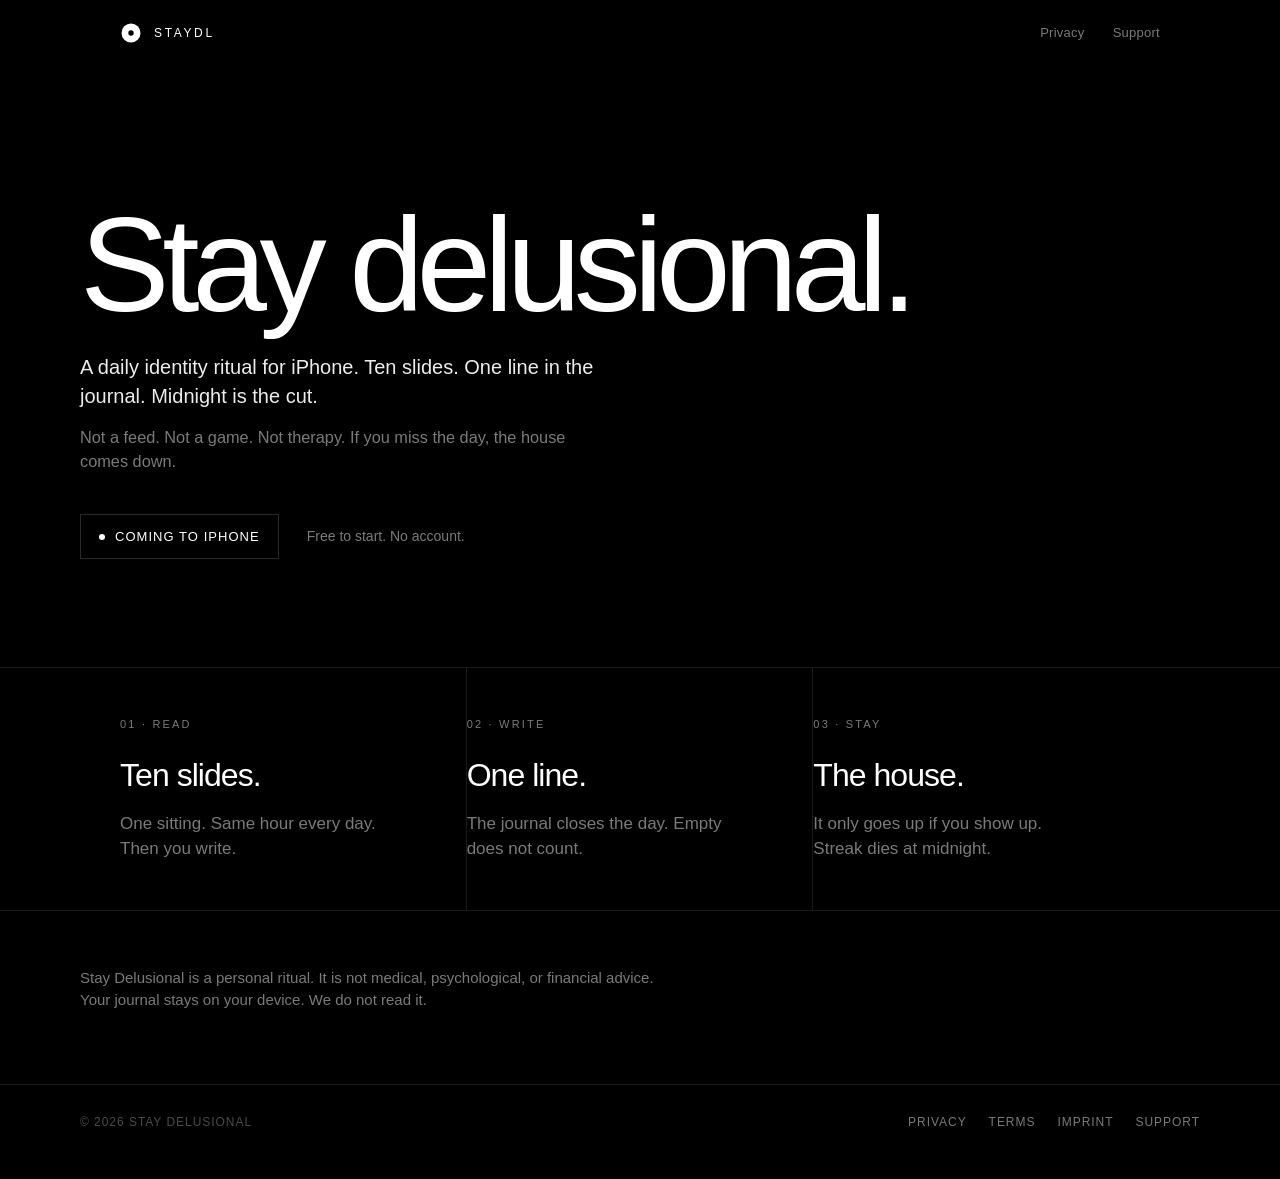
<file: index.html>
<!DOCTYPE html>
<html lang="en">
<head>
  <meta charset="utf-8" />
  <meta name="viewport" content="width=device-width, initial-scale=1, viewport-fit=cover" />
  <meta name="theme-color" content="#000000" />
  <title>Stay Delusional</title>
  <meta name="description" content="A daily identity ritual for iPhone. Read. Write. Keep the streak. The house only goes up if you do." />
  <meta name="robots" content="index, follow" />
  <meta property="og:title" content="Stay Delusional" />
  <meta property="og:description" content="A daily identity ritual for iPhone." />
  <meta property="og:type" content="website" />
  <link rel="icon" href="favicon.svg" />
  <link rel="stylesheet" href="styles.css" />
</head>
<body>
  <header class="nav">
    <a class="brand" href="./">
      <svg class="mark" viewBox="0 0 22 22" aria-hidden="true">
        <circle cx="11" cy="11" r="9.5" fill="#fff"/>
        <circle cx="11" cy="11" r="2.7" fill="#000"/>
      </svg>
      STAYDL
    </a>
    <nav class="nav-links">
      <a href="privacy/">Privacy</a>
      <a href="support/">Support</a>
    </nav>
  </header>

  <main>
    <section class="hero wrap">
      <h1>Stay delusional.</h1>
      <p class="lead">A daily identity ritual for iPhone. Ten slides. One line in the journal. Midnight is the cut.</p>
      <p class="sub">Not a feed. Not a game. Not therapy. If you miss the day, the house comes down.</p>
      <div class="cta">
        <span class="pill"><span class="dot"></span> Coming to iPhone</span>
        <span class="cta-note">Free to start. No account.</span>
      </div>
    </section>

    <hr class="rule" />

    <section class="wrap grid">
      <article class="cell">
        <p class="num">01 · Read</p>
        <h2>Ten slides.</h2>
        <p>One sitting. Same hour every day. Then you write.</p>
      </article>
      <article class="cell">
        <p class="num">02 · Write</p>
        <h2>One line.</h2>
        <p>The journal closes the day. Empty does not count.</p>
      </article>
      <article class="cell">
        <p class="num">03 · Stay</p>
        <h2>The house.</h2>
        <p>It only goes up if you show up. Streak dies at midnight.</p>
      </article>
    </section>

    <hr class="rule" />

    <section class="wrap aside">
      <p>Stay Delusional is a personal ritual. It is not medical, psychological, or financial advice. Your journal stays on your device. We do not read it.</p>
    </section>
  </main>

  <hr class="rule" />

  <footer class="wrap site-foot">
    <span>© 2026 Stay Delusional</span>
    <nav>
      <a href="privacy/">Privacy</a>
      <a href="terms/">Terms</a>
      <a href="imprint/">Imprint</a>
      <a href="support/">Support</a>
    </nav>
  </footer>
</body>
</html>
</file>
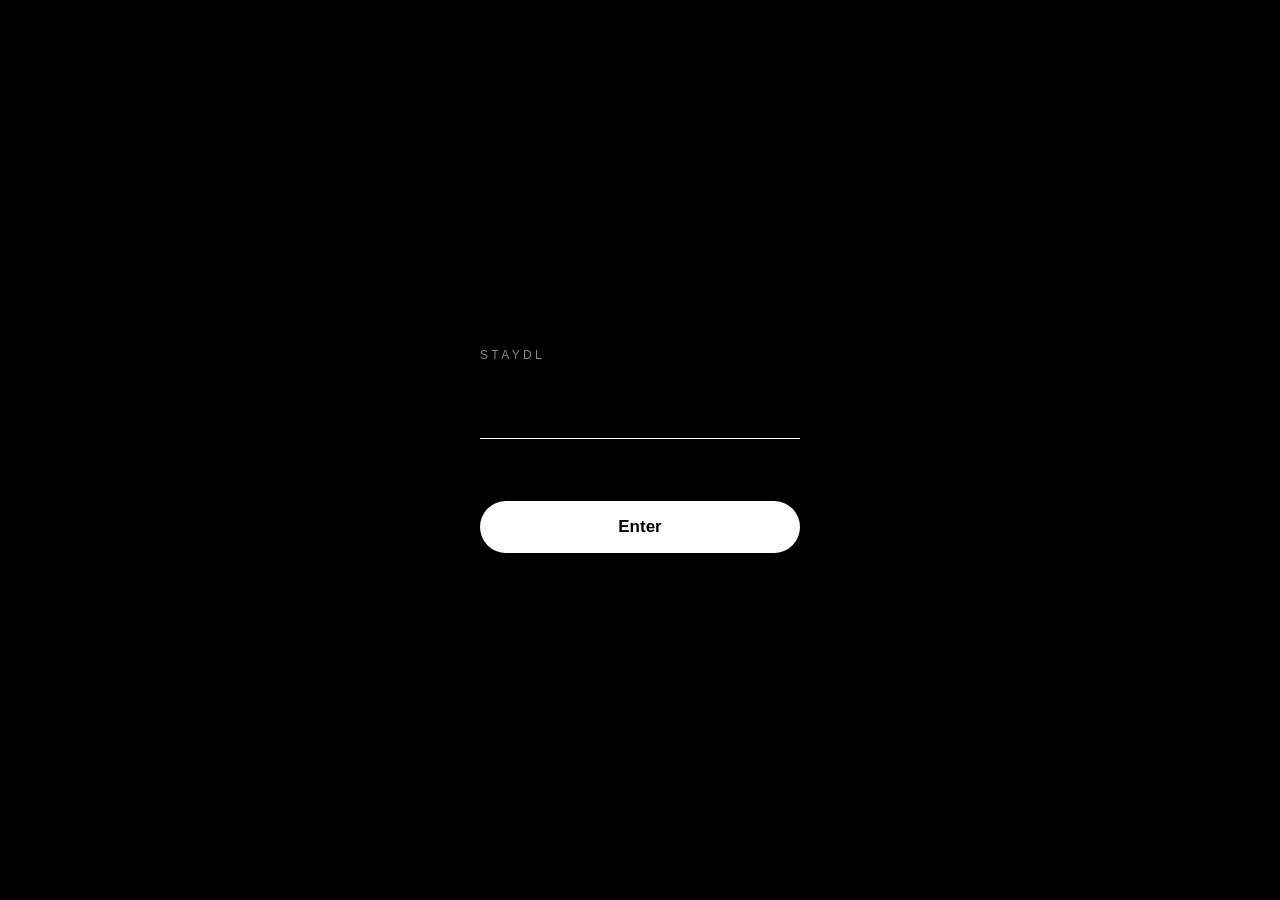
<file: dashboard/index.html>
<!DOCTYPE html>
<html lang="en">
<head>
  <meta charset="utf-8" />
  <meta name="viewport" content="width=device-width, initial-scale=1" />
  <title>STAYDL · Metrics</title>
  <meta name="robots" content="noindex, nofollow" />
  <style>
    :root { color-scheme: dark; }
    * { box-sizing: border-box; }
    body {
      margin: 0;
      background: #000;
      color: #fff;
      font-family: "SF Pro Text", "SF Pro Display", -apple-system, BlinkMacSystemFont, "Segoe UI", Helvetica, Arial, sans-serif;
      -webkit-font-smoothing: antidiased;
      padding: 28px 24px 64px;
    }
    h1 {
      font-size: 13px;
      letter-spacing: 0.22em;
      font-weight: 500;
      color: #888;
      margin: 0 0 28px;
    }
    .grid {
      display: grid;
      grid-template-columns: repeat(4, minmax(0, 1fr));
      gap: 16px;
      margin-bottom: 36px;
    }
    @media (max-width: 860px) { .grid { grid-template-columns: repeat(2, 1fr); } }
    .stat .k {
      font-size: 11px;
      letter-spacing: 0.18em;
      color: #666;
    }
    .stat .v {
      font-size: 32px;
      font-weight: 600;
      letter-spacing: -0.04em;
      margin-top: 6px;
    }
    table { width: 100%; border-collapse: collapse; font-size: 14px; }
    th {
      text-align: left;
      font-size: 11px;
      letter-spacing: 0.16em;
      color: #666;
      font-weight: 500;
      padding: 10px 8px;
      border-bottom: 1px solid #1a1a1a;
    }
    td { padding: 10px 8px; border-bottom: 1px solid #141414; }
    .mute { color: #888; }
    .bad { color: #c9c9c9; }
    h2 {
      font-size: 11px;
      letter-spacing: 0.18em;
      color: #666;
      font-weight: 500;
      margin: 36px 0 10px;
    }
    .empty { color: #555; padding: 24px 0; }
    .bar {
      display: flex;
      align-items: center;
      gap: 12px;
      padding: 8px 0;
    }
    .bar .label { width: 140px; font-size: 13px; }
    .bar .track {
      flex: 1;
      height: 8px;
      background: #141414;
      position: relative;
    }
    .bar .fill {
      position: absolute;
      inset: 0 auto 0 0;
      background: #fff;
    }
    .bar .n { width: 110px; text-align: right; font-size: 13px; color: #888; }
    .slides { display: grid; grid-template-columns: repeat(10, 1fr); gap: 8px; margin-top: 8px; }
    .slide {
      text-align: center;
    }
    .slide .col {
      height: 88px;
      background: #141414;
      display: flex;
      align-items: flex-end;
    }
    .slide .col > i {
      display: block;
      width: 100%;
      background: #fff;
    }
    .slide .k { font-size: 11px; color: #666; margin-top: 6px; letter-spacing: 0.08em; }
    .note { font-size: 12px; color: #555; margin-top: 8px; max-width: 640px; line-height: 1.45; }
    #gate {
      position: fixed;
      inset: 0;
      background: #000;
      display: flex;
      align-items: center;
      justify-content: center;
      z-index: 20;
    }
    #gate[hidden] { display: none; }
    #gate form {
      width: min(320px, calc(100vw - 48px));
    }
    #gate .mark {
      font-size: 12px;
      letter-spacing: 0.28em;
      color: #888;
      margin-bottom: 28px;
    }
    #gate input {
      width: 100%;
      background: transparent;
      border: 0;
      border-bottom: 1.5px solid #fff;
      color: #fff;
      font-size: 22px;
      font-weight: 600;
      padding: 10px 0 12px;
      outline: none;
    }
    #gate button {
      margin-top: 28px;
      width: 100%;
      border: 0;
      border-radius: 999px;
      background: #fff;
      color: #000;
      font-size: 17px;
      font-weight: 600;
      padding: 16px 0;
      cursor: pointer;
    }
    #gate .err { color: #666; font-size: 13px; min-height: 20px; margin-top: 14px; }
    #app[hidden] { display: none; }
  </style>
</head>
<body>
  <div id="gate">
    <form id="gateForm" autocomplete="off">
      <div class="mark">STAYDL</div>
      <input id="gatePass" type="password" autofocus />
      <div class="err" id="gateErr"></div>
      <button type="submit">Enter</button>
    </form>
  </div>
  <div id="app" hidden>
  <h1>STAYDL / LIVE</h1>
  <div class="grid">
    <div class="stat"><div class="k">INSTALLS</div><div class="v" id="installs">—</div></div>
    <div class="stat"><div class="k">OPENS</div><div class="v" id="opens">—</div></div>
    <div class="stat"><div class="k">DAY DONE</div><div class="v" id="days">—</div></div>
    <div class="stat"><div class="k">STUCK</div><div class="v" id="stuck">—</div></div>
  </div>
  <div class="grid">
    <div class="stat"><div class="k">GUIDE FINISH</div><div class="v" id="guideRate">—</div></div>
    <div class="stat"><div class="k">JOURNAL FINISH</div><div class="v" id="journalRate">—</div></div>
    <div class="stat"><div class="k">STREAK LOST</div><div class="v" id="lost">—</div></div>
    <div class="stat"><div class="k">UPDATED</div><div class="v" id="when" style="font-size:18px;padding-top:10px">—</div></div>
  </div>

  <h2>FUNNEL · UNIQUE INSTALLS</h2>
  <div id="funnel"></div>
  <p class="note">Where people stop: the first step that drops hard is the leak. Open → name → onboard → briefing → first guide → write → day done.</p>

  <h2>GUIDE DROP BY SLIDE</h2>
  <div class="slides" id="slides"></div>
  <p class="note">People who quit a daily guide, by last slide they saw. Slide 9 is the write prompt. If 0–1 is high, the open is weak. If 8–9 is high, they read and still did not finish.</p>

  <h2>VARIANTS</h2>
  <table id="variants"><thead><tr><th>PACK</th><th>VAR</th><th>START</th><th>DONE</th><th>DROP</th><th>AVG</th></tr></thead><tbody></tbody></table>

  <h2>RECENT</h2>
  <table id="recent"><thead><tr><th>EVENT</th><th>PACK</th><th>VAR</th><th>SLIDE</th><th>WHEN</th></tr></thead><tbody></tbody></table>
  <p class="empty" id="empty">No events yet.</p>
  </div>

  <script>
    const SUPABASE = "https://fkmsbturyxgnexdjeqde.supabase.co/rest/v1/staydl_events?select=*&order=created_at.desc&limit=4000";
    const KEY = "eyJhbGciOiJIUzI1NiIsInR5cCI6IkpXVCJ9.eyJpc3MiOiJzdXBhYmFzZSIsInJlZiI6ImZrbXNidHVyeXhnbmV4ZGplcWRlIiwicm9sZSI6ImFub24iLCJpYXQiOjE3NzUwNzA0NTIsImV4cCI6MjA5MDY0NjQ1Mn0.NNNeVUObXpjuy_mKmAMRq5I5Mnqc8nZHNXPhu3zMfyo";
    const FALLBACKS = [
      "../content/v1/metrics.json",
      "https://taskfather.github.io/stay-delusional/content/v1/metrics.json",
    ];
    const FUNNEL = [
      ["open", "Open"],
      ["onboard_start", "Onboard start"],
      ["onboard_name", "Name"],
      ["onboard_done", "Onboard done"],
      ["briefing_done", "Briefing done"],
      ["guide_done", "Guide done"],
      ["journal_done", "Write done"],
      ["day_done", "Day done"],
    ];

    function pct(a, b) {
      if (!b) return "—";
      return Math.round((a / b) * 100) + "%";
    }
    function ms(n) {
      if (n == null) return "—";
      if (n < 1000) return Math.round(n) + "ms";
      return (n / 1000).toFixed(1) + "s";
    }
    function uniq(rows, name) {
      const set = new Set();
      for (const r of rows) {
        if (r.name === name && r.install) set.add(r.install);
      }
      return set.size;
    }
    function count(rows, name) {
      return rows.filter((r) => r.name === name).length;
    }

    function render(rows) {
      const empty = document.getElementById("empty");
      if (!rows.length) {
        empty.hidden = false;
        return;
      }
      empty.hidden = true;
      const installs = new Set(rows.map((r) => r.install).filter(Boolean)).size;
      document.getElementById("installs").textContent = installs;
      document.getElementById("opens").textContent = count(rows, "open");
      document.getElementById("days").textContent = count(rows, "day_done");
      const guideStart = count(rows, "guide_start");
      const guideDone = count(rows, "guide_done");
      const guideDrop = count(rows, "guide_drop");
      const journalStart = count(rows, "journal_start");
      const journalDone = count(rows, "journal_done");
      const stuckGuide = guideStart - guideDone;
      const stuckJournal = Math.max(0, journalStart - journalDone);
      document.getElementById("stuck").textContent = stuckGuide + stuckJournal;
      document.getElementById("guideRate").textContent = pct(guideDone, guideStart);
      document.getElementById("journalRate").textContent = pct(journalDone, journalStart);
      document.getElementById("lost").textContent = count(rows, "streak_lost");
      const latest = rows[0]?.created_at;
      document.getElementById("when").textContent = latest ? new Date(latest).toLocaleString() : "—";

      const funnelMax = Math.max(1, ...FUNNEL.map(([n]) => uniq(rows, n)));
      document.getElementById("funnel").innerHTML = FUNNEL.map(([name, label], i) => {
        const n = uniq(rows, name);
        const prev = i === 0 ? n : uniq(rows, FUNNEL[i - 1][0]);
        const conv = i === 0 ? "" : " · " + pct(n, prev) + " from last";
        return `<div class="bar">
          <div class="label">${label}</div>
          <div class="track"><div class="fill" style="width:${Math.round((n / funnelMax) * 100)}%"></div></div>
          <div class="n">${n}${conv}</div>
        </div>`;
      }).join("");

      const drops = Array(10).fill(0);
      for (const r of rows) {
        if (r.name !== "guide_drop") continue;
        const i = Math.max(0, Math.min(9, r.dropped_at ?? r.step ?? 0));
        drops[i] += 1;
      }
      const dropMax = Math.max(1, ...drops);
      document.getElementById("slides").innerHTML = drops.map((n, i) => `
        <div class="slide">
          <div class="col"><i style="height:${Math.round((n / dropMax) * 100)}%"></i></div>
          <div class="k">${i + 1}<br>${n}</div>
        </div>
      `).join("");

      const variants = {};
      for (const r of rows) {
        if (!r.pack || (r.name !== "guide_start" && r.name !== "guide_done" && r.name !== "guide_drop")) continue;
        const key = r.pack + ":" + (r.variant || "a");
        const row = variants[key] || (variants[key] = { pack: r.pack, variant: r.variant || "a", start: 0, done: 0, drop: 0, ms: [] });
        if (r.name === "guide_start") row.start += 1;
        if (r.name === "guide_done") { row.done += 1; if (r.ms) row.ms.push(r.ms); }
        if (r.name === "guide_drop") row.drop += 1;
      }
      const vbody = document.querySelector("#variants tbody");
      const vrows = Object.values(variants).sort((a, b) => b.start - a.start);
      vbody.innerHTML = vrows.map((v) => `<tr>
        <td>${v.pack}</td>
        <td>${v.variant}</td>
        <td>${v.start}</td>
        <td>${pct(v.done, v.start)}</td>
        <td class="bad">${v.drop}</td>
        <td class="mute">${ms(v.ms.length ? v.ms.reduce((a, b) => a + b, 0) / v.ms.length : null)}</td>
      </tr>`).join("") || "";

      const rbody = document.querySelector("#recent tbody");
      rbody.innerHTML = rows.slice(0, 24).map((e) => `<tr>
        <td>${e.name || ""}</td>
        <td>${e.pack || ""}</td>
        <td>${e.variant || ""}</td>
        <td class="mute">${e.dropped_at != null ? e.dropped_at + 1 : (e.step != null ? e.step + 1 : "")}</td>
        <td class="mute">${e.created_at ? new Date(e.created_at).toLocaleString() : ""}</td>
      </tr>`).join("");
    }

    async function load() {
      try {
        const r = await fetch(SUPABASE, {
          headers: { apikey: KEY, Authorization: "Bearer " + KEY },
          cache: "no-store",
        });
        if (r.ok) {
          render(await r.json());
          return;
        }
      } catch (e) {}
      for (const u of FALLBACKS) {
        try {
          const r = await fetch(u, { cache: "no-store" });
          if (!r.ok) continue;
          const data = await r.json();
          const rows = (data.recent || []).map((e) => ({
            name: e.completed ? "guide_done" : "guide_drop",
            pack: e.pack,
            variant: e.variant,
            created_at: e.endedAt,
            dropped_at: e.droppedAt,
            slide_ms: e.slideMs,
          }));
          render(rows);
          document.getElementById("opens").textContent = data.events || 0;
          document.getElementById("guideRate").textContent = pct(data.completed || 0, data.events || 0);
          return;
        } catch (e) {}
      }
    }
    function boot() {
      if (window.__staydlBoot) return;
      window.__staydlBoot = true;
      load();
      setInterval(load, 30000);
    }

  const GATE = "1aadcb76733000c9c85b52c63b732ef84b8038dab6fe81134ff9edbb021f5003";
  async function digest(text) {
    const buf = await crypto.subtle.digest("SHA-256", new TextEncoder().encode(text));
    return [...new Uint8Array(buf)].map((b) => b.toString(16).padStart(2, "0")).join("");
  }
  function unlock() {
    document.getElementById("gate").hidden = true;
    document.getElementById("app").hidden = false;
    boot();
  }
  if (sessionStorage.getItem("staydl-gate") === GATE) unlock();
  document.getElementById("gateForm").addEventListener("submit", async (e) => {
    e.preventDefault();
    const pass = document.getElementById("gatePass").value;
    const err = document.getElementById("gateErr");
    if ((await digest(pass)) === GATE) {
      sessionStorage.setItem("staydl-gate", GATE);
      err.textContent = "";
      unlock();
    } else {
      err.textContent = "Wrong.";
      document.getElementById("gatePass").value = "";
    }
  });
  </script>
</body>
</html>
</file>
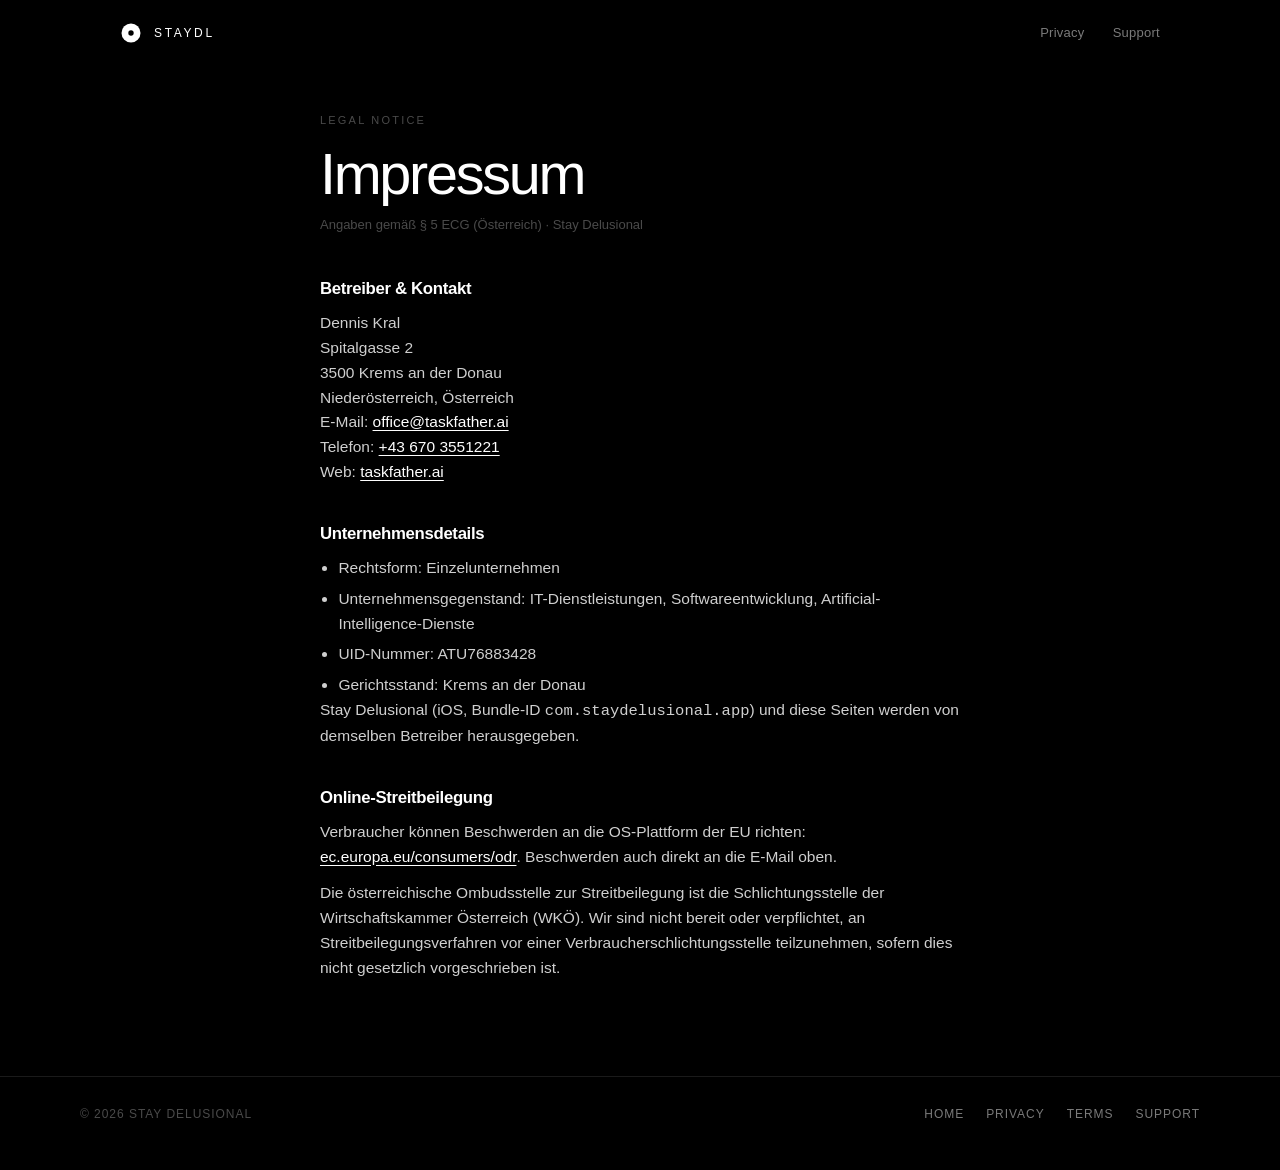
<file: imprint/index.html>
<!DOCTYPE html>
<html lang="de">
<head>
  <meta charset="utf-8" />
  <meta name="viewport" content="width=device-width, initial-scale=1" />
  <meta name="theme-color" content="#000000" />
  <title>Impressum · Stay Delusional</title>
  <meta name="description" content="Impressum / legal notice for Stay Delusional." />
  <link rel="icon" href="../favicon.svg" />
  <link rel="stylesheet" href="../styles.css" />
</head>
<body>
  <header class="nav">
    <a class="brand" href="../">
      <svg class="mark" viewBox="0 0 22 22" aria-hidden="true">
        <circle cx="11" cy="11" r="9.5" fill="#fff"/>
        <circle cx="11" cy="11" r="2.7" fill="#000"/>
      </svg>
      STAYDL
    </a>
    <nav class="nav-links">
      <a href="../privacy/">Privacy</a>
      <a href="../support/">Support</a>
    </nav>
  </header>

  <article class="legal">
    <p class="kicker">Legal notice</p>
    <h1>Impressum</h1>
    <p class="updated">Angaben gemäß § 5 ECG (Österreich) · Stay Delusional</p>

    <h2>Betreiber &amp; Kontakt</h2>
    <address>
      Dennis Kral<br />
      Spitalgasse 2<br />
      3500 Krems an der Donau<br />
      Niederösterreich, Österreich
    </address>
    <p>E-Mail: <a href="mailto:office@taskfather.ai">office@taskfather.ai</a><br />
    Telefon: <a href="tel:+436703551221">+43 670 3551221</a><br />
    Web: <a href="https://taskfather.ai">taskfather.ai</a></p>

    <h2>Unternehmensdetails</h2>
    <ul>
      <li>Rechtsform: Einzelunternehmen</li>
      <li>Unternehmensgegenstand: IT-Dienstleistungen, Softwareentwicklung, Artificial-Intelligence-Dienste</li>
      <li>UID-Nummer: ATU76883428</li>
      <li>Gerichtsstand: Krems an der Donau</li>
    </ul>
    <p>Stay Delusional (iOS, Bundle-ID <code>com.staydelusional.app</code>) und diese Seiten werden von demselben Betreiber herausgegeben.</p>

    <h2>Online-Streitbeilegung</h2>
    <p>Verbraucher können Beschwerden an die OS-Plattform der EU richten: <a href="https://ec.europa.eu/consumers/odr">ec.europa.eu/consumers/odr</a>. Beschwerden auch direkt an die E-Mail oben.</p>
    <p>Die österreichische Ombudsstelle zur Streitbeilegung ist die Schlichtungsstelle der Wirtschaftskammer Österreich (WKÖ). Wir sind nicht bereit oder verpflichtet, an Streitbeilegungsverfahren vor einer Verbraucherschlichtungsstelle teilzunehmen, sofern dies nicht gesetzlich vorgeschrieben ist.</p>
  </article>

  <hr class="rule" />
  <footer class="wrap site-foot">
    <span>© 2026 Stay Delusional</span>
    <nav>
      <a href="../">Home</a>
      <a href="../privacy/">Privacy</a>
      <a href="../terms/">Terms</a>
      <a href="../support/">Support</a>
    </nav>
  </footer>
</body>
</html>
</file>
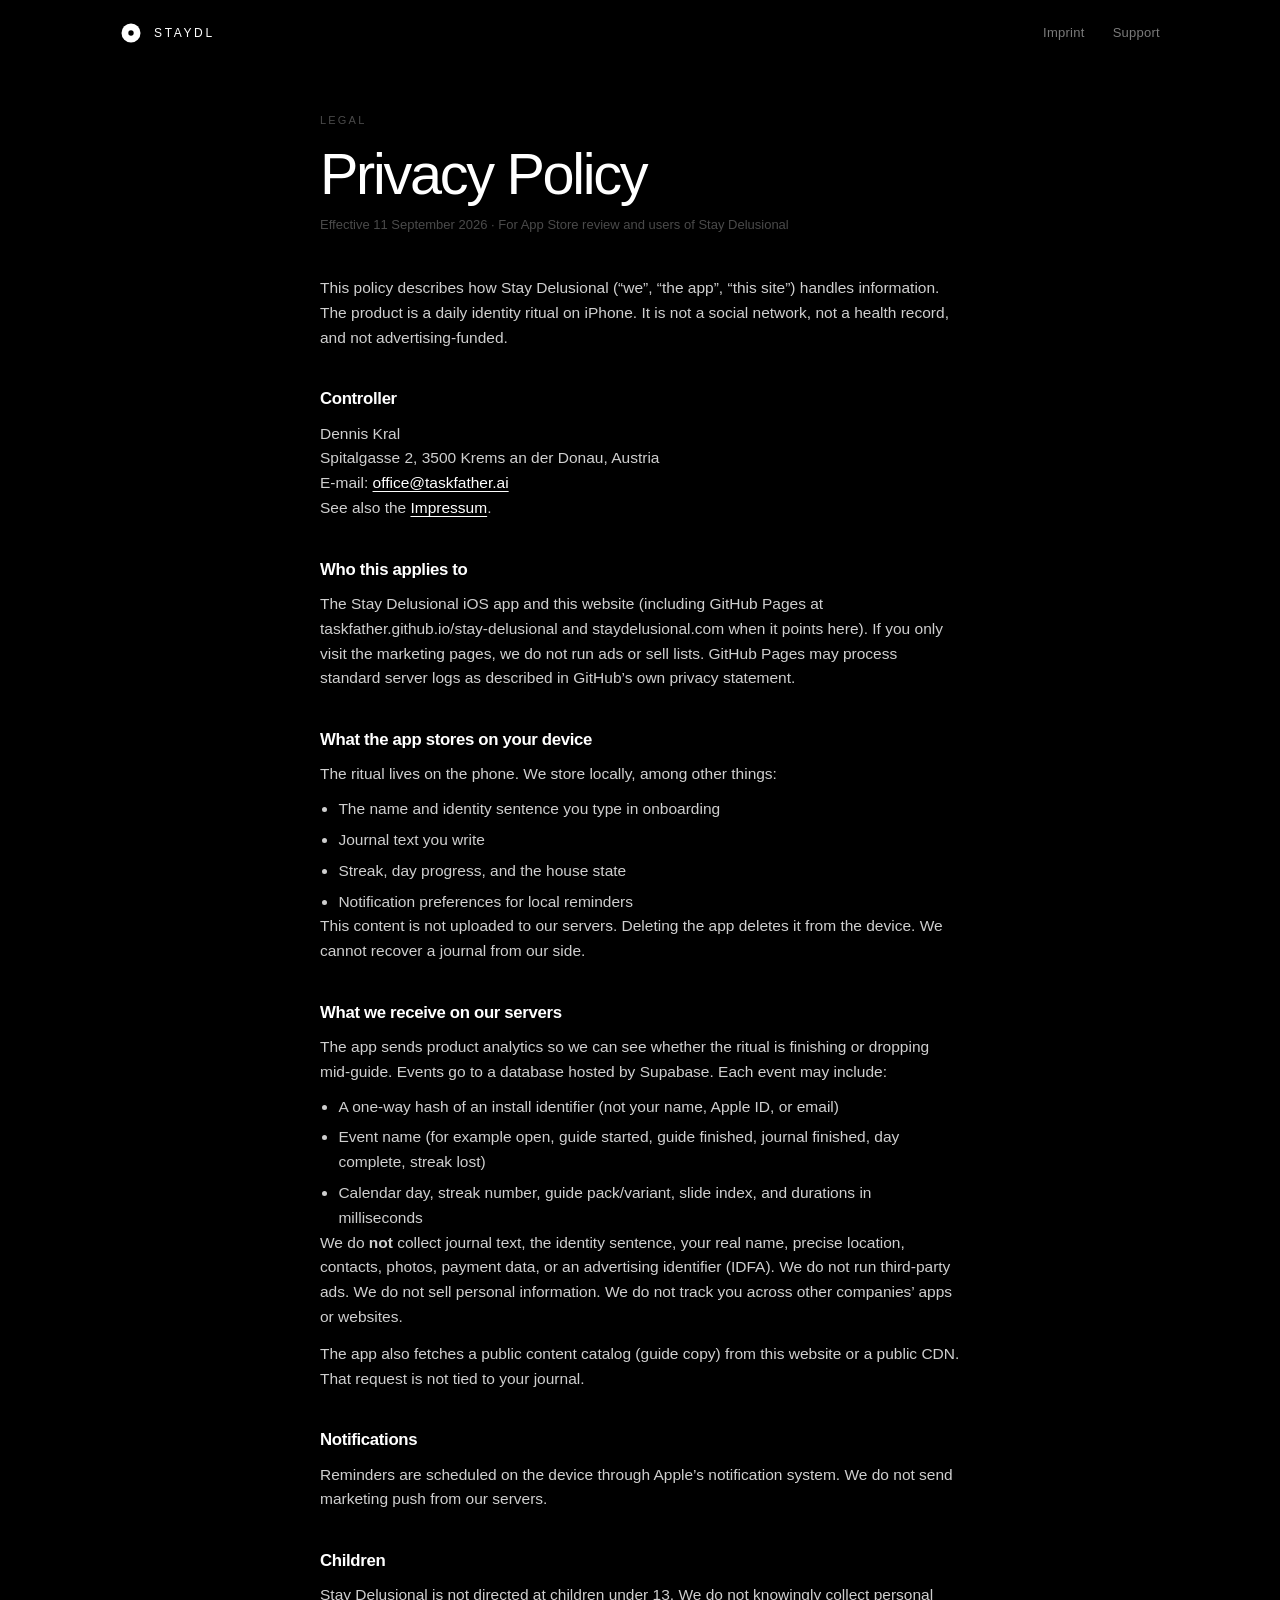
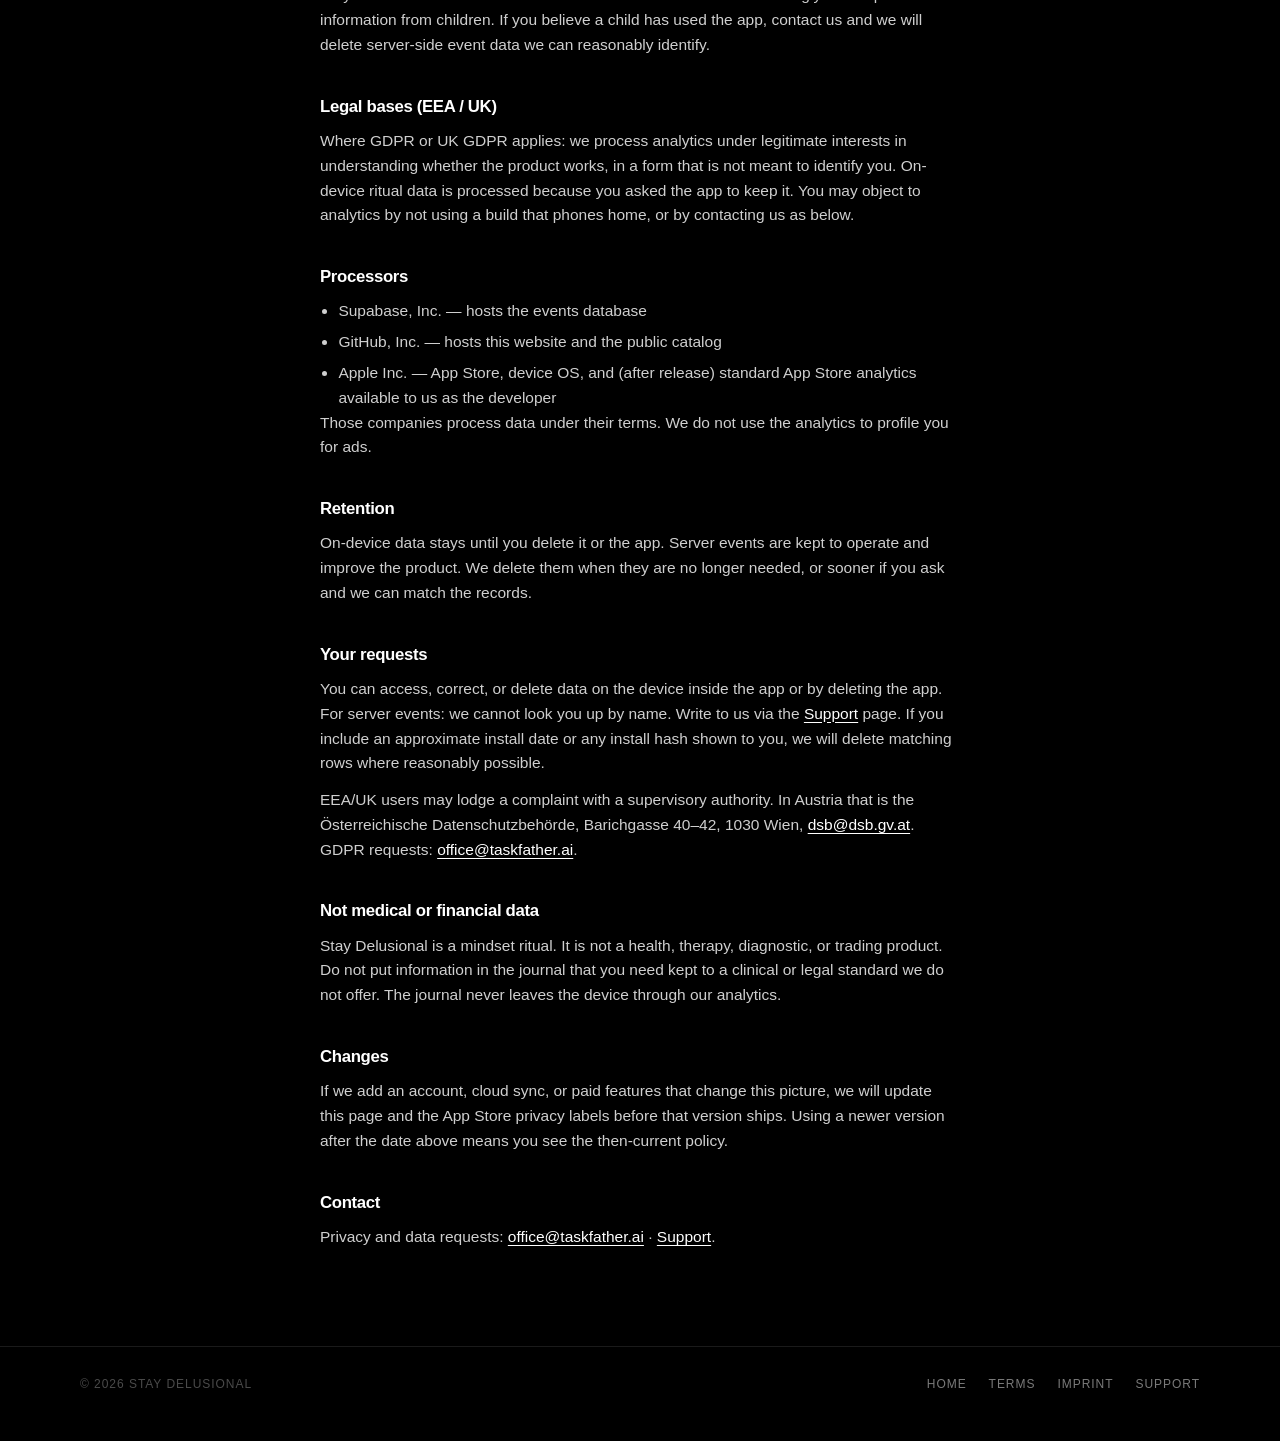
<file: privacy/index.html>
<!DOCTYPE html>
<html lang="en">
<head>
  <meta charset="utf-8" />
  <meta name="viewport" content="width=device-width, initial-scale=1" />
  <meta name="theme-color" content="#000000" />
  <title>Privacy Policy · Stay Delusional</title>
  <meta name="description" content="Privacy Policy for the Stay Delusional iPhone app and this website." />
  <link rel="icon" href="../favicon.svg" />
  <link rel="stylesheet" href="../styles.css" />
</head>
<body>
  <header class="nav">
    <a class="brand" href="../">
      <svg class="mark" viewBox="0 0 22 22" aria-hidden="true">
        <circle cx="11" cy="11" r="9.5" fill="#fff"/>
        <circle cx="11" cy="11" r="2.7" fill="#000"/>
      </svg>
      STAYDL
    </a>
    <nav class="nav-links">
      <a href="../imprint/">Imprint</a>
      <a href="../support/">Support</a>
    </nav>
  </header>

  <article class="legal">
    <p class="kicker">Legal</p>
    <h1>Privacy Policy</h1>
    <p class="updated">Effective 11 September 2026 · For App Store review and users of Stay Delusional</p>

    <p>This policy describes how Stay Delusional (“we”, “the app”, “this site”) handles information. The product is a daily identity ritual on iPhone. It is not a social network, not a health record, and not advertising-funded.</p>

    <h2>Controller</h2>
    <p>Dennis Kral<br />
    Spitalgasse 2, 3500 Krems an der Donau, Austria<br />
    E-mail: <a href="mailto:office@taskfather.ai">office@taskfather.ai</a><br />
    See also the <a href="../imprint/">Impressum</a>.</p>

    <h2>Who this applies to</h2>
    <p>The Stay Delusional iOS app and this website (including GitHub Pages at taskfather.github.io/stay-delusional and staydelusional.com when it points here). If you only visit the marketing pages, we do not run ads or sell lists. GitHub Pages may process standard server logs as described in GitHub’s own privacy statement.</p>

    <h2>What the app stores on your device</h2>
    <p>The ritual lives on the phone. We store locally, among other things:</p>
    <ul>
      <li>The name and identity sentence you type in onboarding</li>
      <li>Journal text you write</li>
      <li>Streak, day progress, and the house state</li>
      <li>Notification preferences for local reminders</li>
    </ul>
    <p>This content is not uploaded to our servers. Deleting the app deletes it from the device. We cannot recover a journal from our side.</p>

    <h2>What we receive on our servers</h2>
    <p>The app sends product analytics so we can see whether the ritual is finishing or dropping mid-guide. Events go to a database hosted by Supabase. Each event may include:</p>
    <ul>
      <li>A one-way hash of an install identifier (not your name, Apple ID, or email)</li>
      <li>Event name (for example open, guide started, guide finished, journal finished, day complete, streak lost)</li>
      <li>Calendar day, streak number, guide pack/variant, slide index, and durations in milliseconds</li>
    </ul>
    <p>We do <strong>not</strong> collect journal text, the identity sentence, your real name, precise location, contacts, photos, payment data, or an advertising identifier (IDFA). We do not run third-party ads. We do not sell personal information. We do not track you across other companies’ apps or websites.</p>
    <p>The app also fetches a public content catalog (guide copy) from this website or a public CDN. That request is not tied to your journal.</p>

    <h2>Notifications</h2>
    <p>Reminders are scheduled on the device through Apple’s notification system. We do not send marketing push from our servers.</p>

    <h2>Children</h2>
    <p>Stay Delusional is not directed at children under 13. We do not knowingly collect personal information from children. If you believe a child has used the app, contact us and we will delete server-side event data we can reasonably identify.</p>

    <h2>Legal bases (EEA / UK)</h2>
    <p>Where GDPR or UK GDPR applies: we process analytics under legitimate interests in understanding whether the product works, in a form that is not meant to identify you. On-device ritual data is processed because you asked the app to keep it. You may object to analytics by not using a build that phones home, or by contacting us as below.</p>

    <h2>Processors</h2>
    <ul>
      <li>Supabase, Inc. — hosts the events database</li>
      <li>GitHub, Inc. — hosts this website and the public catalog</li>
      <li>Apple Inc. — App Store, device OS, and (after release) standard App Store analytics available to us as the developer</li>
    </ul>
    <p>Those companies process data under their terms. We do not use the analytics to profile you for ads.</p>

    <h2>Retention</h2>
    <p>On-device data stays until you delete it or the app. Server events are kept to operate and improve the product. We delete them when they are no longer needed, or sooner if you ask and we can match the records.</p>

    <h2>Your requests</h2>
    <p>You can access, correct, or delete data on the device inside the app or by deleting the app. For server events: we cannot look you up by name. Write to us via the <a href="../support/">Support</a> page. If you include an approximate install date or any install hash shown to you, we will delete matching rows where reasonably possible.</p>
    <p>EEA/UK users may lodge a complaint with a supervisory authority. In Austria that is the Österreichische Datenschutzbehörde, Barichgasse 40–42, 1030 Wien, <a href="mailto:dsb@dsb.gv.at">dsb@dsb.gv.at</a>. GDPR requests: <a href="mailto:office@taskfather.ai">office@taskfather.ai</a>.</p>

    <h2>Not medical or financial data</h2>
    <p>Stay Delusional is a mindset ritual. It is not a health, therapy, diagnostic, or trading product. Do not put information in the journal that you need kept to a clinical or legal standard we do not offer. The journal never leaves the device through our analytics.</p>

    <h2>Changes</h2>
    <p>If we add an account, cloud sync, or paid features that change this picture, we will update this page and the App Store privacy labels before that version ships. Using a newer version after the date above means you see the then-current policy.</p>

    <h2>Contact</h2>
    <p>Privacy and data requests: <a href="mailto:office@taskfather.ai">office@taskfather.ai</a> · <a href="../support/">Support</a>.</p>
  </article>

  <hr class="rule" />
  <footer class="wrap site-foot">
    <span>© 2026 Stay Delusional</span>
    <nav>
      <a href="../">Home</a>
      <a href="../terms/">Terms</a>
      <a href="../imprint/">Imprint</a>
      <a href="../support/">Support</a>
    </nav>
  </footer>
</body>
</html>
</file>
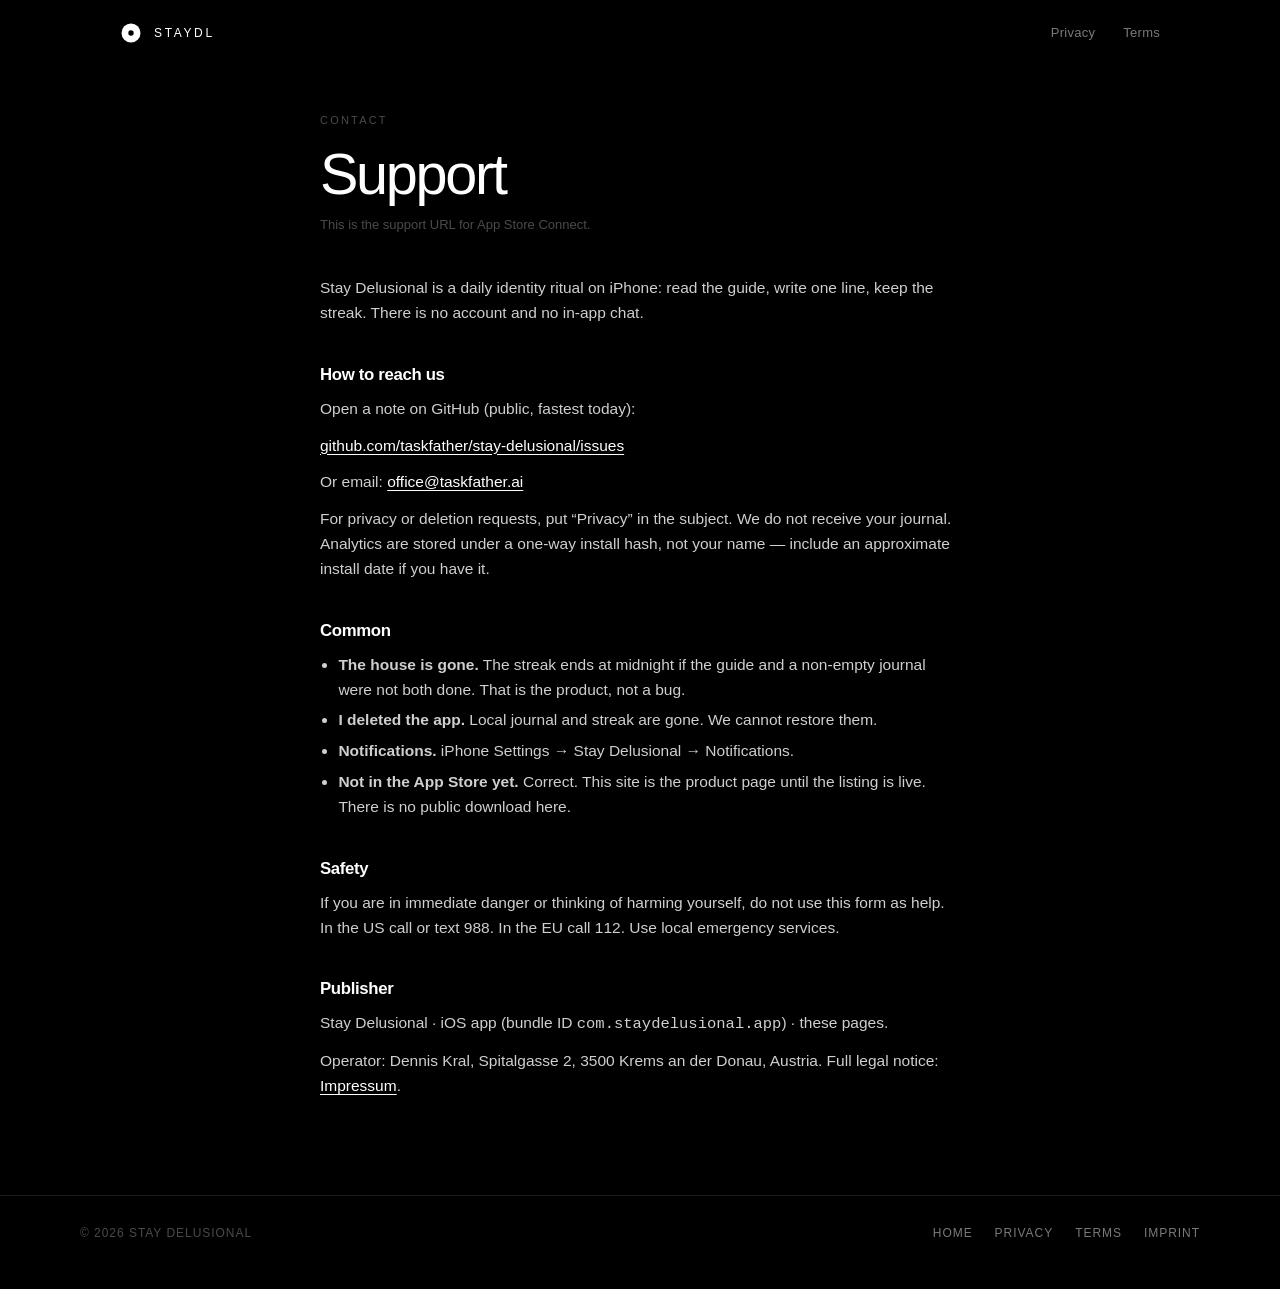
<file: support/index.html>
<!DOCTYPE html>
<html lang="en">
<head>
  <meta charset="utf-8" />
  <meta name="viewport" content="width=device-width, initial-scale=1" />
  <meta name="theme-color" content="#000000" />
  <title>Support · Stay Delusional</title>
  <meta name="description" content="Support and contact for Stay Delusional." />
  <link rel="icon" href="../favicon.svg" />
  <link rel="stylesheet" href="../styles.css" />
</head>
<body>
  <header class="nav">
    <a class="brand" href="../">
      <svg class="mark" viewBox="0 0 22 22" aria-hidden="true">
        <circle cx="11" cy="11" r="9.5" fill="#fff"/>
        <circle cx="11" cy="11" r="2.7" fill="#000"/>
      </svg>
      STAYDL
    </a>
    <nav class="nav-links">
      <a href="../privacy/">Privacy</a>
      <a href="../terms/">Terms</a>
    </nav>
  </header>

  <article class="legal">
    <p class="kicker">Contact</p>
    <h1>Support</h1>
    <p class="updated">This is the support URL for App Store Connect.</p>

    <p>Stay Delusional is a daily identity ritual on iPhone: read the guide, write one line, keep the streak. There is no account and no in-app chat.</p>

    <h2>How to reach us</h2>
    <p>Open a note on GitHub (public, fastest today):</p>
    <p><a href="https://github.com/taskfather/stay-delusional/issues">github.com/taskfather/stay-delusional/issues</a></p>
    <p>Or email: <a href="mailto:office@taskfather.ai">office@taskfather.ai</a></p>
    <p>For privacy or deletion requests, put “Privacy” in the subject. We do not receive your journal. Analytics are stored under a one-way install hash, not your name — include an approximate install date if you have it.</p>

    <h2>Common</h2>
    <ul>
      <li><strong>The house is gone.</strong> The streak ends at midnight if the guide and a non-empty journal were not both done. That is the product, not a bug.</li>
      <li><strong>I deleted the app.</strong> Local journal and streak are gone. We cannot restore them.</li>
      <li><strong>Notifications.</strong> iPhone Settings → Stay Delusional → Notifications.</li>
      <li><strong>Not in the App Store yet.</strong> Correct. This site is the product page until the listing is live. There is no public download here.</li>
    </ul>

    <h2>Safety</h2>
    <p>If you are in immediate danger or thinking of harming yourself, do not use this form as help. In the US call or text 988. In the EU call 112. Use local emergency services.</p>

    <h2>Publisher</h2>
    <p>Stay Delusional · iOS app (bundle ID <code>com.staydelusional.app</code>) · these pages.</p>
    <p>Operator: Dennis Kral, Spitalgasse 2, 3500 Krems an der Donau, Austria. Full legal notice: <a href="../imprint/">Impressum</a>.</p>
  </article>

  <hr class="rule" />
  <footer class="wrap site-foot">
    <span>© 2026 Stay Delusional</span>
    <nav>
      <a href="../">Home</a>
      <a href="../privacy/">Privacy</a>
      <a href="../terms/">Terms</a>
      <a href="../imprint/">Imprint</a>
    </nav>
  </footer>
</body>
</html>
</file>
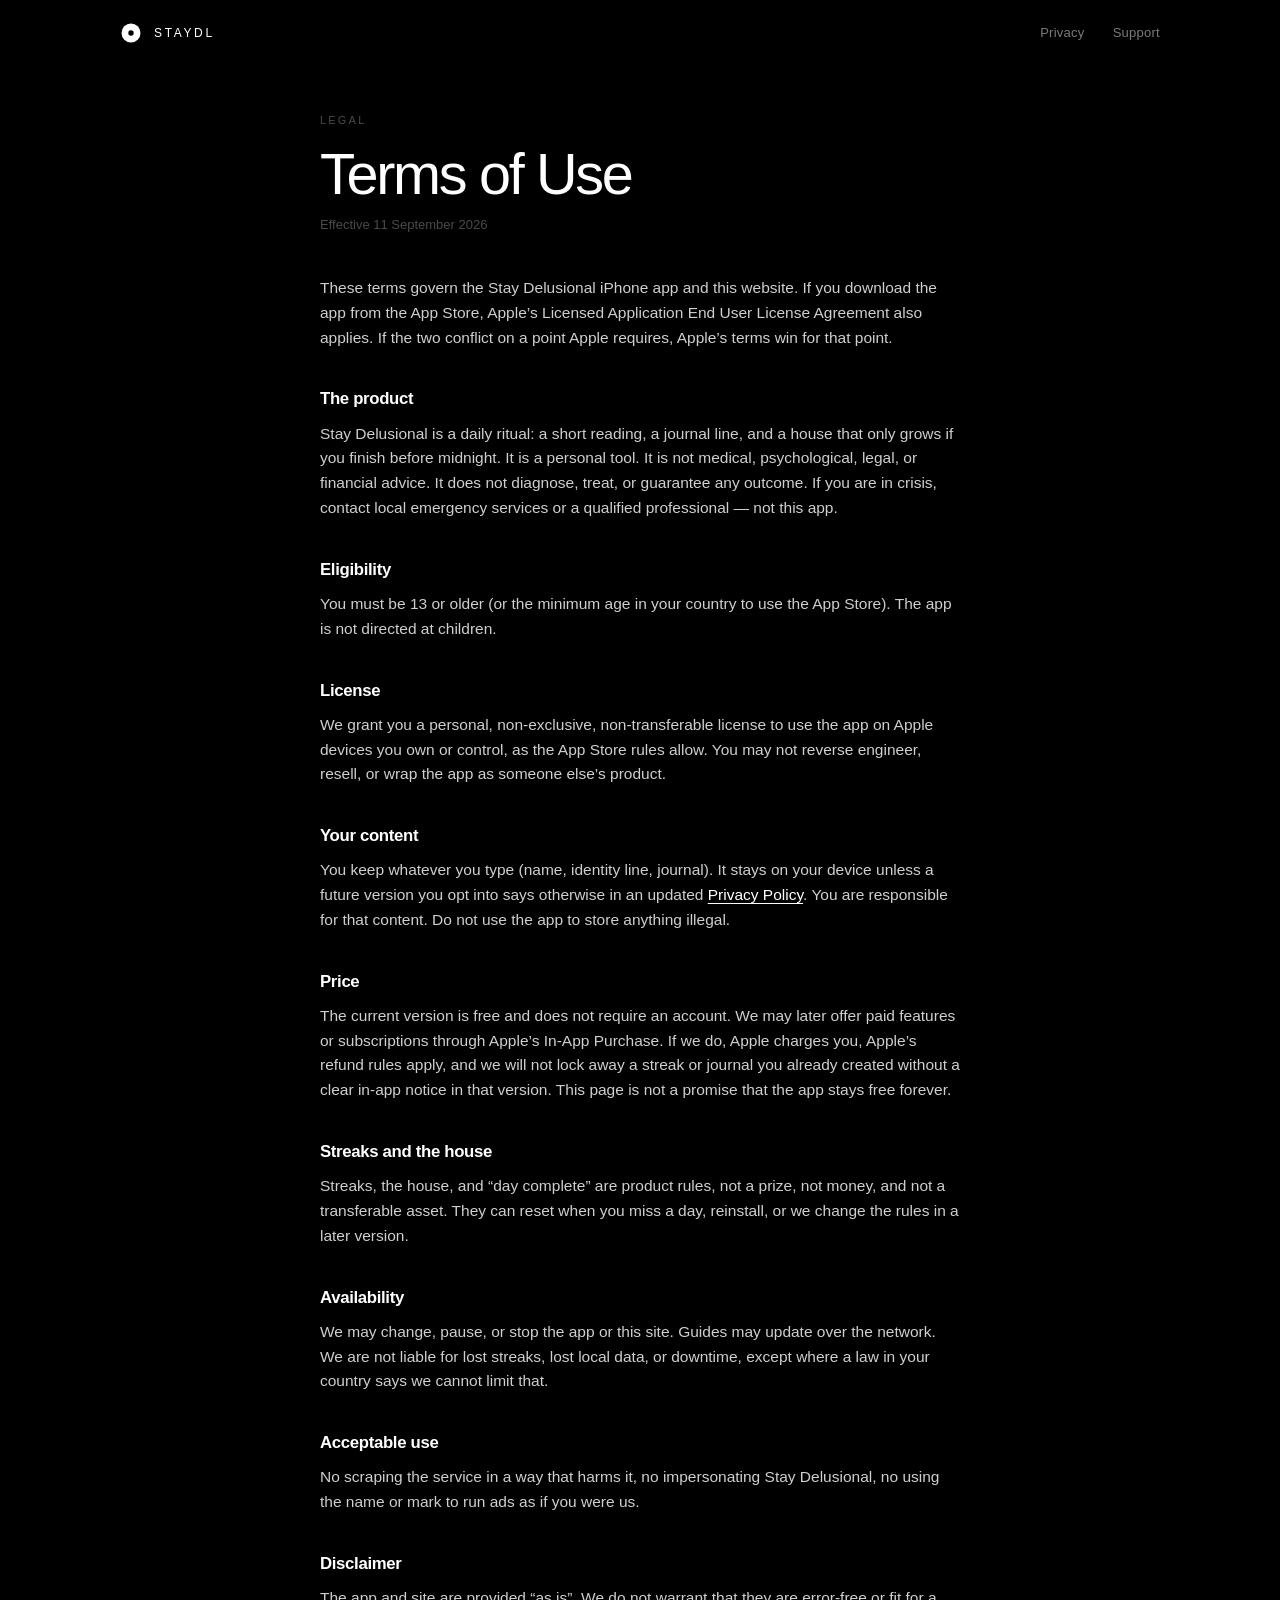
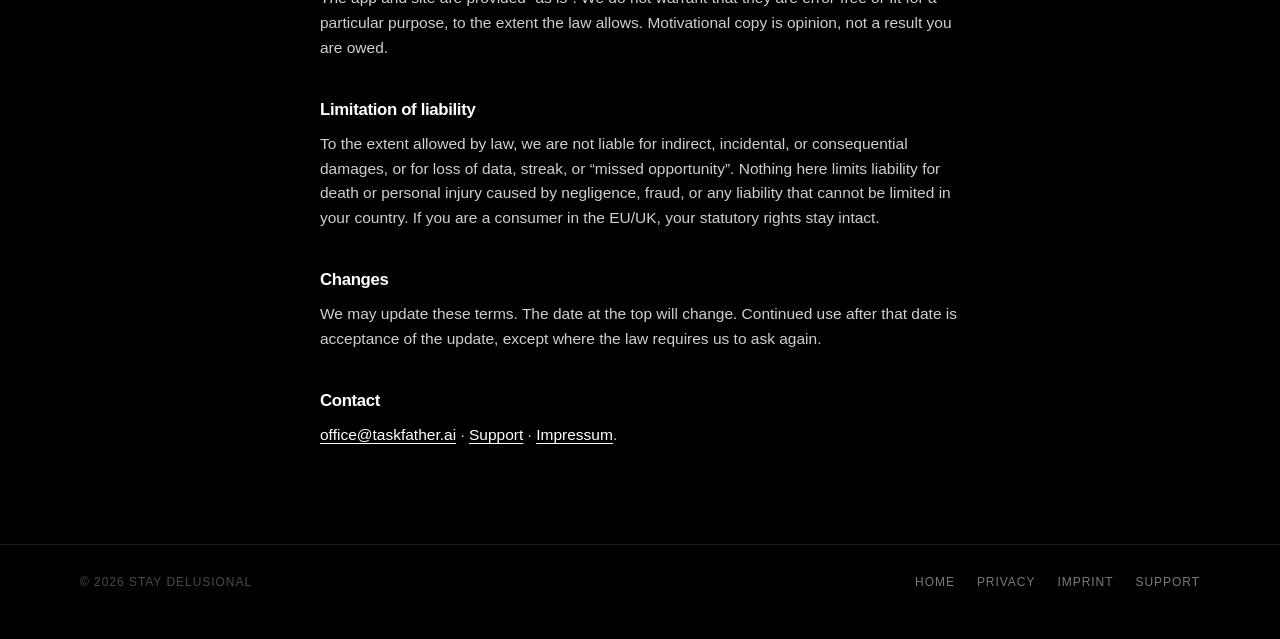
<file: terms/index.html>
<!DOCTYPE html>
<html lang="en">
<head>
  <meta charset="utf-8" />
  <meta name="viewport" content="width=device-width, initial-scale=1" />
  <meta name="theme-color" content="#000000" />
  <title>Terms of Use · Stay Delusional</title>
  <meta name="description" content="Terms of Use for Stay Delusional." />
  <link rel="icon" href="../favicon.svg" />
  <link rel="stylesheet" href="../styles.css" />
</head>
<body>
  <header class="nav">
    <a class="brand" href="../">
      <svg class="mark" viewBox="0 0 22 22" aria-hidden="true">
        <circle cx="11" cy="11" r="9.5" fill="#fff"/>
        <circle cx="11" cy="11" r="2.7" fill="#000"/>
      </svg>
      STAYDL
    </a>
    <nav class="nav-links">
      <a href="../privacy/">Privacy</a>
      <a href="../support/">Support</a>
    </nav>
  </header>

  <article class="legal">
    <p class="kicker">Legal</p>
    <h1>Terms of Use</h1>
    <p class="updated">Effective 11 September 2026</p>

    <p>These terms govern the Stay Delusional iPhone app and this website. If you download the app from the App Store, Apple’s Licensed Application End User License Agreement also applies. If the two conflict on a point Apple requires, Apple’s terms win for that point.</p>

    <h2>The product</h2>
    <p>Stay Delusional is a daily ritual: a short reading, a journal line, and a house that only grows if you finish before midnight. It is a personal tool. It is not medical, psychological, legal, or financial advice. It does not diagnose, treat, or guarantee any outcome. If you are in crisis, contact local emergency services or a qualified professional — not this app.</p>

    <h2>Eligibility</h2>
    <p>You must be 13 or older (or the minimum age in your country to use the App Store). The app is not directed at children.</p>

    <h2>License</h2>
    <p>We grant you a personal, non-exclusive, non-transferable license to use the app on Apple devices you own or control, as the App Store rules allow. You may not reverse engineer, resell, or wrap the app as someone else’s product.</p>

    <h2>Your content</h2>
    <p>You keep whatever you type (name, identity line, journal). It stays on your device unless a future version you opt into says otherwise in an updated <a href="../privacy/">Privacy Policy</a>. You are responsible for that content. Do not use the app to store anything illegal.</p>

    <h2>Price</h2>
    <p>The current version is free and does not require an account. We may later offer paid features or subscriptions through Apple’s In-App Purchase. If we do, Apple charges you, Apple’s refund rules apply, and we will not lock away a streak or journal you already created without a clear in-app notice in that version. This page is not a promise that the app stays free forever.</p>

    <h2>Streaks and the house</h2>
    <p>Streaks, the house, and “day complete” are product rules, not a prize, not money, and not a transferable asset. They can reset when you miss a day, reinstall, or we change the rules in a later version.</p>

    <h2>Availability</h2>
    <p>We may change, pause, or stop the app or this site. Guides may update over the network. We are not liable for lost streaks, lost local data, or downtime, except where a law in your country says we cannot limit that.</p>

    <h2>Acceptable use</h2>
    <p>No scraping the service in a way that harms it, no impersonating Stay Delusional, no using the name or mark to run ads as if you were us.</p>

    <h2>Disclaimer</h2>
    <p>The app and site are provided “as is”. We do not warrant that they are error-free or fit for a particular purpose, to the extent the law allows. Motivational copy is opinion, not a result you are owed.</p>

    <h2>Limitation of liability</h2>
    <p>To the extent allowed by law, we are not liable for indirect, incidental, or consequential damages, or for loss of data, streak, or “missed opportunity”. Nothing here limits liability for death or personal injury caused by negligence, fraud, or any liability that cannot be limited in your country. If you are a consumer in the EU/UK, your statutory rights stay intact.</p>

    <h2>Changes</h2>
    <p>We may update these terms. The date at the top will change. Continued use after that date is acceptance of the update, except where the law requires us to ask again.</p>

    <h2>Contact</h2>
    <p><a href="mailto:office@taskfather.ai">office@taskfather.ai</a> · <a href="../support/">Support</a> · <a href="../imprint/">Impressum</a>.</p>
  </article>

  <hr class="rule" />
  <footer class="wrap site-foot">
    <span>© 2026 Stay Delusional</span>
    <nav>
      <a href="../">Home</a>
      <a href="../privacy/">Privacy</a>
      <a href="../imprint/">Imprint</a>
      <a href="../support/">Support</a>
    </nav>
  </footer>
</body>
</html>
</file>
<file: styles.css>
:root {
  color-scheme: dark;
  --bg: #000;
  --fg: #fff;
  --mute: #7a7a7a;
  --dim: #4a4a4a;
  --line: #1a1a1a;
  --soft: #ececec;
  --pad: clamp(20px, 4vw, 40px);
  --max: 1120px;
  --legal: 720px;
  --ease: cubic-bezier(0.25, 0.1, 0.25, 1);
}

* { box-sizing: border-box; margin: 0; padding: 0; }

html { background: var(--bg); }

body {
  background: var(--bg);
  color: var(--fg);
  font-family: "SF Pro Text", "SF Pro Display", -apple-system, BlinkMacSystemFont, "Segoe UI", Helvetica, Arial, sans-serif;
  -webkit-font-smoothing: antialiased;
  -moz-osx-font-smoothing: grayscale;
  font-size: 17px;
  line-height: 1.5;
  min-height: 100dvh;
}

a { color: inherit; text-decoration: none; }
a:hover { color: var(--fg); }

.wrap {
  width: min(var(--max), 100%);
  margin: 0 auto;
  padding-inline: var(--pad);
}

.nav {
  display: flex;
  align-items: center;
  justify-content: space-between;
  padding: 22px var(--pad) 20px;
  width: min(var(--max), 100%);
  margin: 0 auto;
}

.brand {
  display: flex;
  align-items: center;
  gap: 12px;
  letter-spacing: 0.22em;
  font-size: 12px;
  font-weight: 500;
  text-transform: uppercase;
}

.mark {
  width: 22px;
  height: 22px;
  display: block;
}

.nav-links {
  display: flex;
  gap: 28px;
  font-size: 13px;
  color: var(--mute);
  letter-spacing: 0.02em;
}

.nav-links a:hover { color: var(--fg); }

.hero {
  padding: clamp(72px, 16vh, 140px) 0 clamp(64px, 12vh, 110px);
}

.hero h1 {
  font-size: clamp(3.4rem, 11vw, 8.4rem);
  font-weight: 500;
  letter-spacing: -0.055em;
  line-height: 0.9;
  max-width: 14ch;
}

.hero .lead {
  margin-top: 28px;
  max-width: 34rem;
  font-size: clamp(1.05rem, 2.1vw, 1.25rem);
  line-height: 1.45;
  color: var(--soft);
  font-weight: 400;
}

.hero .sub {
  margin-top: 14px;
  max-width: 32rem;
  color: var(--mute);
  font-size: 1.02rem;
}

.cta {
  margin-top: 40px;
  display: flex;
  flex-wrap: wrap;
  align-items: center;
  gap: 18px 28px;
}

.pill {
  display: inline-flex;
  align-items: center;
  gap: 10px;
  border: 1px solid #2a2a2a;
  padding: 12px 18px;
  font-size: 13px;
  letter-spacing: 0.08em;
  text-transform: uppercase;
  color: var(--fg);
}

.pill .dot {
  width: 6px;
  height: 6px;
  border-radius: 50%;
  background: var(--fg);
}

.cta-note { font-size: 14px; color: var(--mute); }

.rule {
  border: 0;
  border-top: 1px solid var(--line);
  margin: 0;
}

.grid {
  display: grid;
  grid-template-columns: repeat(3, minmax(0, 1fr));
  gap: 0;
}

.cell {
  padding: 48px 0;
  padding-right: 36px;
  border-right: 1px solid var(--line);
}

.cell:last-child {
  border-right: 0;
  padding-right: 0;
}

.num {
  font-size: 11px;
  letter-spacing: 0.2em;
  text-transform: uppercase;
  color: var(--dim);
  margin-bottom: 18px;
}

.cell h2 {
  font-size: clamp(1.6rem, 3vw, 2rem);
  font-weight: 500;
  letter-spacing: -0.03em;
  margin-bottom: 12px;
}

.cell p { color: var(--mute); max-width: 28ch; }

.aside {
  padding: 56px 0 72px;
}

.aside p {
  max-width: 36rem;
  color: var(--mute);
  font-size: 15px;
}

.site-foot {
  display: flex;
  flex-wrap: wrap;
  justify-content: space-between;
  gap: 16px 32px;
  padding: 28px 0 48px;
  font-size: 12px;
  letter-spacing: 0.08em;
  text-transform: uppercase;
  color: var(--dim);
}

.site-foot nav { display: flex; gap: 22px; }
.site-foot a { color: var(--mute); }
.site-foot a:hover { color: var(--fg); }

/* Legal */
.legal {
  width: min(var(--legal), 100%);
  margin: 0 auto;
  padding: 48px var(--pad) 96px;
}

.legal .kicker {
  font-size: 11px;
  letter-spacing: 0.2em;
  text-transform: uppercase;
  color: var(--dim);
  margin-bottom: 16px;
}

.legal h1 {
  font-size: clamp(2.4rem, 6vw, 3.6rem);
  font-weight: 500;
  letter-spacing: -0.04em;
  line-height: 1;
  margin-bottom: 12px;
}

.legal .updated {
  color: var(--dim);
  font-size: 13px;
  margin-bottom: 40px;
}

.legal h2 {
  font-size: 1.05rem;
  font-weight: 600;
  letter-spacing: -0.02em;
  margin: 36px 0 10px;
}

.legal p, .legal li {
  color: #cfcfcf;
  font-size: 15.5px;
  line-height: 1.6;
}

.legal p + p { margin-top: 12px; }

.legal ul {
  margin: 10px 0 0 1.15rem;
  display: flex;
  flex-direction: column;
  gap: 6px;
}

.legal a { color: var(--fg); text-decoration: underline; text-underline-offset: 3px; }

.legal address {
  font-style: normal;
  color: #cfcfcf;
  font-size: 15.5px;
  line-height: 1.6;
}

@media (max-width: 800px) {
  .nav-links { gap: 18px; font-size: 12px; }
  .grid { grid-template-columns: 1fr; }
  .cell {
    border-right: 0;
    border-bottom: 1px solid var(--line);
    padding: 36px 0;
    padding-right: 0;
  }
  .cell:last-child { border-bottom: 0; }
  .hero { padding-top: 56px; }
}
</file>
